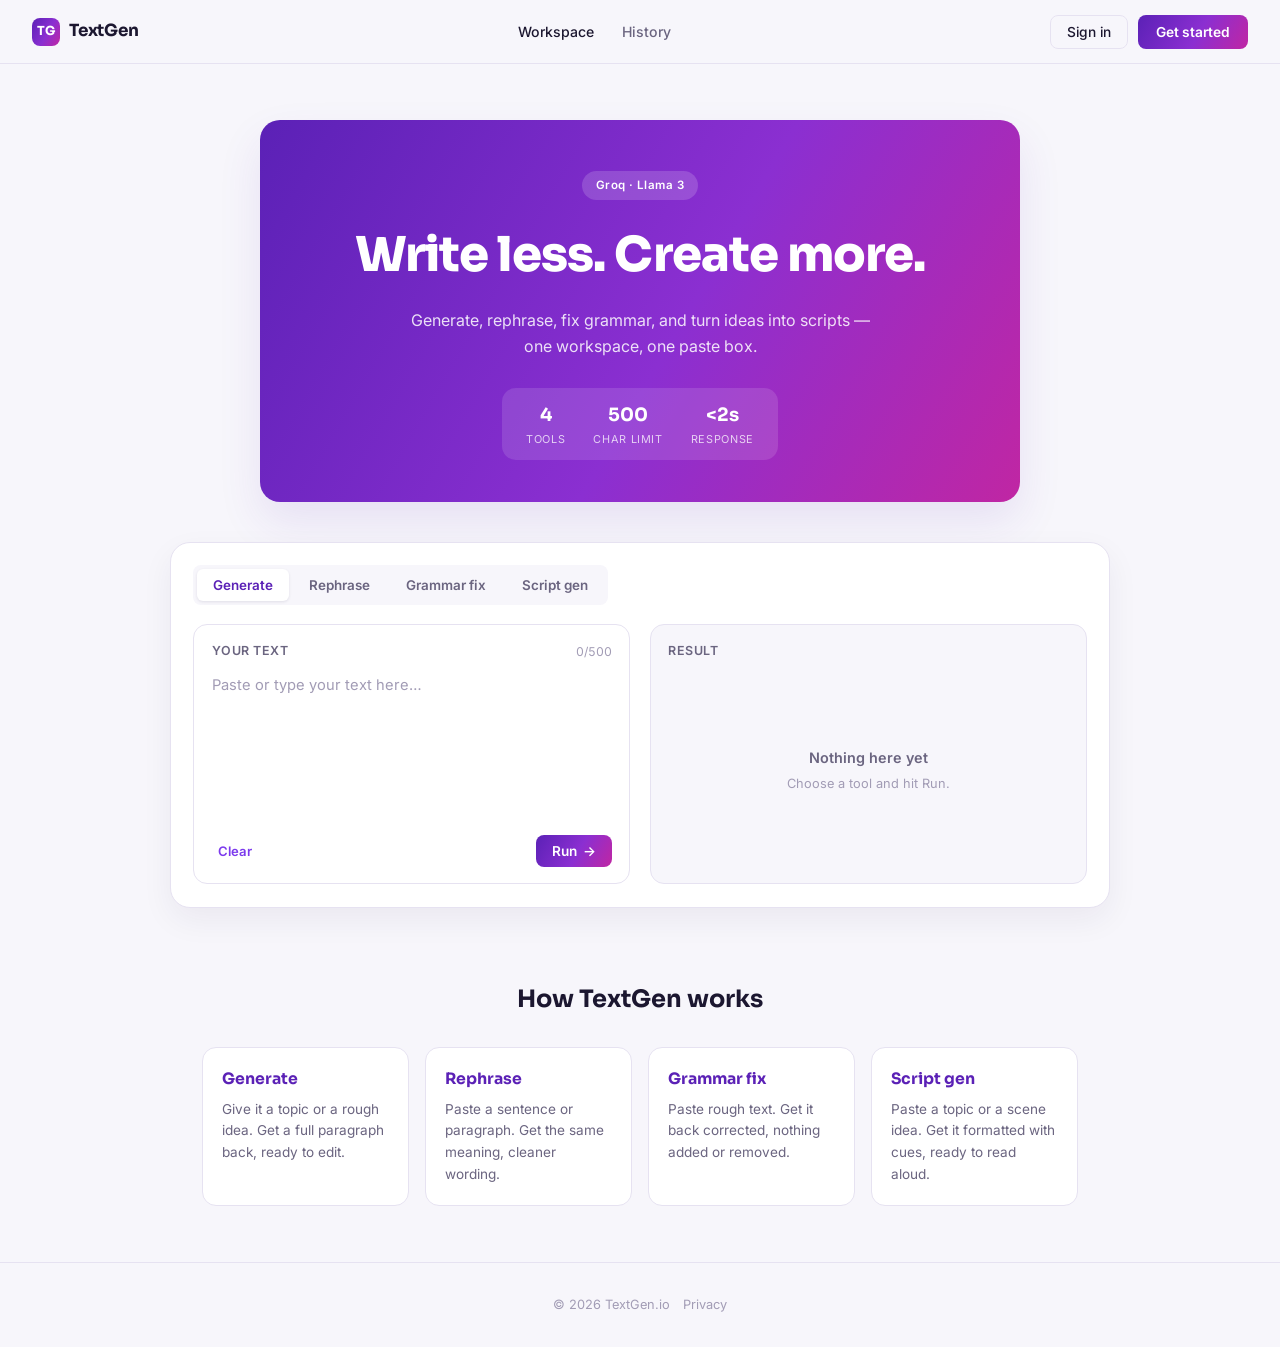
<file: index.html>
<!DOCTYPE html>
<html lang="en">
<head>
  <meta charset="UTF-8" />
  <meta name="viewport" content="width=device-width, initial-scale=1.0" />
  <meta name="description" content="TextGen — generate, rephrase, fix, and script text in one workspace." />
  <meta name='impact-site-verification' value='8de3f31b-1c98-4a95-bf45-5bbf6413b0dd'>
  <title>TextGen — AI Writing Workspace</title>
  <link rel="preconnect" href="https://fonts.googleapis.com" />
  <link rel="preconnect" href="https://fonts.gstatic.com" crossorigin />
  <link href="https://fonts.googleapis.com/css2?family=Sora:wght@500;600;700;800&family=Inter:wght@400;500;600&display=swap" rel="stylesheet" />
  <link rel="stylesheet" href="style.css" />
</head>
<body>

  <!-- NAV -->
  <nav class="nav">
    <div class="nav-brand">
      <span class="logo-mark">TG</span>
      <span class="logo-text">TextGen</span>
    </div>
    <ul class="nav-links">
      <li><a href="#workspace" class="active">Workspace</a></li>
      <li><a href="#" id="historyNavLink">History</a></li>
    </ul>
    <div class="nav-actions">
      <button class="btn-ghost" id="loginBtn">Sign in</button>
      <button class="btn-primary" id="signupBtn">Get started</button>
    </div>
  </nav>

  <!-- HERO -->
  <header class="hero">
    <div class="hero-inner">
      <span class="hero-tag">Groq · Llama 3</span>
      <h1 class="hero-title">Write less. Create more.</h1>
      <p class="hero-sub">Generate, rephrase, fix grammar, and turn ideas into scripts — one workspace, one paste box.</p>
      <div class="hero-stats">
        <div class="stat"><strong>4</strong><span>tools</span></div>
        <div class="stat"><strong>500</strong><span>char limit</span></div>
        <div class="stat"><strong>&lt;2s</strong><span>response</span></div>
      </div>
    </div>
  </header>

  <!-- WORKSPACE -->
  <main class="workspace" id="workspace">
    <div class="workspace-card">

      <div class="tool-tabs" id="toolTabs">
        <button class="tool-tab active" data-action="generate">Generate</button>
        <button class="tool-tab" data-action="rephrase">Rephrase</button>
        <button class="tool-tab" data-action="grammar">Grammar fix</button>
        <button class="tool-tab" data-action="script">Script gen</button>
      </div>

      <div class="panels">

        <!-- INPUT -->
        <section class="panel">
          <div class="panel-head">
            <span class="panel-label">Your text</span>
            <span class="char-count"><span id="charCount">0</span>/500</span>
          </div>
          <textarea
            id="inputText"
            class="text-area"
            placeholder="Paste or type your text here…"
            maxlength="500"
            spellcheck="false"
          ></textarea>
          <div class="panel-foot">
            <button class="link-btn" id="clearBtn">Clear</button>
            <button class="btn-run" id="runBtn">
              <span id="runLabel">Run</span>
              <span class="run-arrow">→</span>
            </button>
          </div>
        </section>

        <!-- OUTPUT -->
        <section class="panel panel-output">
          <div class="panel-head">
            <span class="panel-label">Result</span>
            <div class="output-actions">
              <button class="link-btn" id="copyBtn" hidden>Copy</button>
            </div>
          </div>

          <div class="output-body">
            <div class="output-state" id="outputEmpty">
              <p>Nothing here yet</p>
              <span>Choose a tool and hit Run.</span>
            </div>
            <div class="output-state" id="outputLoading" hidden>
              <div class="loading-dots"><span></span><span></span><span></span></div>
              <span id="loadingLabel">Working on it…</span>
            </div>
            <div class="output-state output-result" id="outputResult" hidden>
              <p id="outputTextEl"></p>
            </div>
          </div>
        </section>
      </div>
    </div>

    <!-- HISTORY -->
    <section class="history" id="historySection" hidden>
      <div class="history-head">
        <span class="panel-label">Recent generations</span>
        <button class="link-btn" id="clearHistory">Clear all</button>
      </div>
      <div class="history-list" id="historyList"></div>
    </section>
  </main>

  <!-- INFO -->
  <section class="info">
    <h2>How TextGen works</h2>
    <div class="info-grid">
      <div class="info-card">
        <h3>Generate</h3>
        <p>Give it a topic or a rough idea. Get a full paragraph back, ready to edit.</p>
      </div>
      <div class="info-card">
        <h3>Rephrase</h3>
        <p>Paste a sentence or paragraph. Get the same meaning, cleaner wording.</p>
      </div>
      <div class="info-card">
        <h3>Grammar fix</h3>
        <p>Paste rough text. Get it back corrected, nothing added or removed.</p>
      </div>
      <div class="info-card">
        <h3>Script gen</h3>
        <p>Paste a topic or a scene idea. Get it formatted with cues, ready to read aloud.</p>
      </div>
    </div>
  </section>

  <div class="toast" id="toast"></div>

  <!-- AUTH MODAL -->
  <div class="modal-overlay" id="modalOverlay" hidden>
    <div class="modal">
      <button class="modal-close" id="modalClose">✕</button>
      <div class="modal-tabs">
        <button class="mtab active" data-tab="login">Sign in</button>
        <button class="mtab" data-tab="register">Create account</button>
      </div>

      <form class="modal-body" id="loginForm">
        <label>Email<input type="email" id="loginEmail" placeholder="you@example.com" required /></label>
        <label>Password<input type="password" id="loginPassword" placeholder="••••••••" required /></label>
        <button type="submit" class="btn-primary full">Sign in</button>
        <p class="form-note" id="loginMsg"></p>
      </form>

      <form class="modal-body" id="registerForm" hidden>
        <label>Name<input type="text" id="regName" placeholder="Your name" required /></label>
        <label>Email<input type="email" id="regEmail" placeholder="you@example.com" required /></label>
        <label>Password<input type="password" id="regPassword" placeholder="Min. 6 characters" required /></label>
        <button type="submit" class="btn-primary full">Create account</button>
        <p class="form-note" id="registerMsg"></p>
      </form>
    </div>
  </div>

  <footer class="footer">
    <span>© 2026 TextGen.io</span>
    <a href="#">Privacy</a>
  </footer>

  <script src="script.js"></script>
</body>
</html>
</file>
<file: style.css>
/* ============================================================
   TEXTGEN — style.css
   Clean light workspace, violet-to-magenta gradient identity
   ============================================================ */

*, *::before, *::after { box-sizing: border-box; margin: 0; padding: 0; }

:root {
  --ink:         #1c1730;
  --ink-soft:    #6b6580;
  --ink-faint:   #a29cb5;
  --bg:          #f7f6fb;
  --surface:     #ffffff;
  --border:      #e6e2f1;
  --violet-700:  #5b21b6;
  --violet-600:  #7c3aed;
  --violet-500:  #9333ea;
  --violet-tint: #f1eafc;
  --gradient:    linear-gradient(120deg, #5b21b6 0%, #8b2fd1 55%, #c026a3 100%);
  --radius-sm:   8px;
  --radius:      14px;
  --radius-lg:   20px;
  --shadow:      0 20px 44px rgba(87, 39, 172, 0.10);
  --font-display:'Sora', sans-serif;
  --font-body:   'Inter', sans-serif;
  --ease:        cubic-bezier(0.22, 1, 0.36, 1);
}

html { scroll-behavior: smooth; }

body {
  background: var(--bg);
  color: var(--ink);
  font-family: var(--font-body);
  line-height: 1.6;
}

a { color: inherit; }

/* ── NAV ── */
.nav {
  position: sticky;
  top: 0;
  z-index: 100;
  display: flex;
  align-items: center;
  justify-content: space-between;
  gap: 1rem;
  padding: 0 2rem;
  height: 64px;
  background: rgba(247, 246, 251, 0.85);
  backdrop-filter: blur(14px);
  border-bottom: 1px solid var(--border);
}

.nav-brand { display: flex; align-items: center; gap: 9px; }

.logo-mark {
  display: grid;
  place-items: center;
  width: 28px; height: 28px;
  border-radius: 8px;
  background: var(--gradient);
  color: #fff;
  font-family: var(--font-display);
  font-weight: 700;
  font-size: 0.78rem;
}

.logo-text {
  font-family: var(--font-display);
  font-weight: 700;
  font-size: 1.05rem;
  letter-spacing: -0.01em;
}

.nav-links { list-style: none; display: flex; gap: 1.75rem; }

.nav-links a {
  text-decoration: none;
  font-size: 0.88rem;
  font-weight: 500;
  color: var(--ink-soft);
  transition: color .15s;
}

.nav-links a:hover, .nav-links a.active { color: var(--ink); }

.nav-actions { display: flex; align-items: center; gap: 0.6rem; }

/* ── BUTTONS ── */
.btn-primary {
  padding: 9px 18px;
  background: var(--gradient);
  color: #fff;
  border: none;
  border-radius: var(--radius-sm);
  font-family: var(--font-body);
  font-size: 0.86rem;
  font-weight: 600;
  cursor: pointer;
  transition: opacity .15s, transform .15s var(--ease);
}

.btn-primary:hover { opacity: .92; transform: translateY(-1px); }
.btn-primary.full { width: 100%; }

.btn-ghost {
  padding: 8px 16px;
  background: transparent;
  border: 1px solid var(--border);
  border-radius: var(--radius-sm);
  color: var(--ink);
  font-family: var(--font-body);
  font-size: 0.86rem;
  font-weight: 500;
  cursor: pointer;
  transition: border-color .15s, background .15s;
}

.btn-ghost:hover { border-color: var(--violet-500); background: var(--violet-tint); }

.link-btn {
  background: none;
  border: none;
  color: var(--violet-600);
  font-family: var(--font-body);
  font-size: 0.82rem;
  font-weight: 600;
  cursor: pointer;
  padding: 4px 6px;
}

.link-btn:hover { text-decoration: underline; }

/* ── HERO ── */
.hero {
  padding: 3.5rem 2rem 0;
}

.hero-inner {
  max-width: 760px;
  margin: 0 auto;
  text-align: center;
  background: var(--gradient);
  border-radius: var(--radius-lg);
  padding: 3.2rem 2rem 2.6rem;
  color: #fff;
  box-shadow: var(--shadow);
}

.hero-tag {
  display: inline-block;
  padding: 5px 14px;
  border-radius: 100px;
  background: rgba(255,255,255,0.16);
  font-size: 0.72rem;
  font-weight: 600;
  letter-spacing: 0.04em;
  margin-bottom: 1.1rem;
}

.hero-title {
  font-family: var(--font-display);
  font-weight: 800;
  font-size: clamp(2.1rem, 4.5vw, 3rem);
  letter-spacing: -0.02em;
  margin-bottom: 0.9rem;
}

.hero-sub {
  font-size: 1rem;
  font-weight: 400;
  color: rgba(255,255,255,0.85);
  max-width: 460px;
  margin: 0 auto 1.8rem;
}

.hero-stats {
  display: inline-flex;
  gap: 1.75rem;
  padding: 12px 24px;
  border-radius: var(--radius);
  background: rgba(255,255,255,0.12);
}

.stat { display: flex; flex-direction: column; align-items: center; gap: 1px; }
.stat strong { font-family: var(--font-display); font-size: 1.15rem; }
.stat span { font-size: 0.68rem; text-transform: uppercase; letter-spacing: 0.06em; color: rgba(255,255,255,0.75); }

/* ── WORKSPACE ── */
.workspace { padding: 2.5rem 2rem 1rem; }

.workspace-card {
  max-width: 940px;
  margin: 0 auto;
  background: var(--surface);
  border: 1px solid var(--border);
  border-radius: var(--radius-lg);
  padding: 1.4rem;
  box-shadow: 0 12px 32px rgba(30, 20, 60, 0.06);
}

.tool-tabs {
  display: inline-flex;
  gap: 4px;
  padding: 4px;
  background: var(--bg);
  border-radius: var(--radius-sm);
  margin-bottom: 1.2rem;
}

.tool-tab {
  padding: 8px 16px;
  background: transparent;
  border: none;
  border-radius: 6px;
  font-family: var(--font-body);
  font-size: 0.84rem;
  font-weight: 600;
  color: var(--ink-soft);
  cursor: pointer;
  transition: all .15s;
}

.tool-tab.active { background: var(--surface); color: var(--violet-700); box-shadow: 0 1px 3px rgba(30,20,60,0.10); }
.tool-tab:hover:not(.active) { color: var(--ink); }

.panels {
  display: grid;
  grid-template-columns: 1fr 1fr;
  gap: 1.2rem;
}

.panel {
  border: 1px solid var(--border);
  border-radius: var(--radius);
  padding: 1rem 1.1rem;
  display: flex;
  flex-direction: column;
  min-height: 260px;
}

.panel-head {
  display: flex;
  justify-content: space-between;
  align-items: center;
  margin-bottom: 0.7rem;
}

.panel-label { font-size: 0.78rem; font-weight: 600; color: var(--ink-soft); text-transform: uppercase; letter-spacing: 0.04em; }
.char-count { font-size: 0.76rem; color: var(--ink-faint); font-variant-numeric: tabular-nums; }

.text-area {
  flex: 1;
  resize: none;
  border: none;
  outline: none;
  font-family: var(--font-body);
  font-size: 0.92rem;
  color: var(--ink);
  background: transparent;
  line-height: 1.65;
}

.text-area::placeholder { color: var(--ink-faint); }

.panel-foot {
  display: flex;
  justify-content: space-between;
  align-items: center;
  margin-top: 0.8rem;
}

.btn-run {
  display: inline-flex;
  align-items: center;
  gap: 6px;
  padding: 8px 16px;
  background: var(--gradient);
  color: #fff;
  border: none;
  border-radius: var(--radius-sm);
  font-family: var(--font-body);
  font-size: 0.85rem;
  font-weight: 600;
  cursor: pointer;
  transition: opacity .15s, transform .15s var(--ease);
}

.btn-run:hover { opacity: .92; transform: translateY(-1px); }
.btn-run:disabled { opacity: .6; cursor: default; transform: none; }
.run-arrow { transition: transform .15s var(--ease); }
.btn-run:hover .run-arrow { transform: translateX(2px); }

.panel-output { background: var(--bg); }

.output-actions { display: flex; }

.output-body { flex: 1; display: flex; }

.output-state {
  flex: 1;
  display: flex;
  flex-direction: column;
  align-items: center;
  justify-content: center;
  text-align: center;
  gap: 0.3rem;
  width: 100%;
}

.output-state[hidden] { display: none; }

.output-state p { font-size: 0.9rem; font-weight: 600; color: var(--ink-soft); }
.output-state span { font-size: 0.8rem; color: var(--ink-faint); }

.loading-dots { display: flex; gap: 5px; margin-bottom: 0.3rem; }
.loading-dots span {
  width: 7px; height: 7px;
  border-radius: 50%;
  background: var(--violet-500);
  animation: bounce 1s ease-in-out infinite;
}
.loading-dots span:nth-child(2) { animation-delay: .15s; }
.loading-dots span:nth-child(3) { animation-delay: .3s; }

@keyframes bounce { 0%, 80%, 100% { transform: translateY(0); opacity: .5; } 40% { transform: translateY(-5px); opacity: 1; } }

.output-result { align-items: flex-start; text-align: left; }
.output-result p { font-size: 0.92rem; font-weight: 400; color: var(--ink); line-height: 1.7; white-space: pre-wrap; }

/* ── HISTORY ── */
.history {
  max-width: 940px;
  margin: 1.4rem auto 0;
  border: 1px solid var(--border);
  border-radius: var(--radius);
  background: var(--surface);
  overflow: hidden;
}

.history-head {
  display: flex;
  justify-content: space-between;
  align-items: center;
  padding: 0.9rem 1.2rem;
  border-bottom: 1px solid var(--border);
}

.history-list { display: flex; flex-direction: column; }

.history-item {
  display: grid;
  grid-template-columns: auto 1fr auto;
  align-items: center;
  gap: 1rem;
  padding: 0.8rem 1.2rem;
  border-bottom: 1px solid var(--border);
  cursor: pointer;
  transition: background .15s;
}

.history-item:last-child { border-bottom: none; }
.history-item:hover { background: var(--violet-tint); }

.history-badge {
  padding: 2px 9px;
  border-radius: 5px;
  background: var(--violet-tint);
  color: var(--violet-700);
  font-size: 0.68rem;
  font-weight: 700;
  text-transform: uppercase;
  white-space: nowrap;
}

.history-text {
  font-size: 0.84rem;
  color: var(--ink-soft);
  white-space: nowrap;
  overflow: hidden;
  text-overflow: ellipsis;
}

.history-time { font-size: 0.72rem; color: var(--ink-faint); white-space: nowrap; }

/* ── INFO ── */
.info { padding: 3.5rem 2rem; max-width: 940px; margin: 0 auto; }

.info h2 {
  font-family: var(--font-display);
  font-size: 1.5rem;
  font-weight: 700;
  text-align: center;
  margin-bottom: 1.8rem;
}

.info-grid {
  display: grid;
  grid-template-columns: repeat(4, 1fr);
  gap: 1rem;
}

.info-card {
  border: 1px solid var(--border);
  border-radius: var(--radius);
  padding: 1.2rem;
  background: var(--surface);
}

.info-card h3 { font-family: var(--font-display); font-size: 0.98rem; margin-bottom: 0.4rem; color: var(--violet-700); }
.info-card p { font-size: 0.85rem; color: var(--ink-soft); }

/* ── TOAST ── */
.toast {
  position: fixed;
  bottom: 1.8rem;
  left: 50%;
  transform: translateX(-50%) translateY(1rem);
  padding: 10px 18px;
  background: var(--ink);
  color: #fff;
  border-radius: var(--radius-sm);
  font-size: 0.84rem;
  font-weight: 500;
  opacity: 0;
  pointer-events: none;
  transition: opacity .25s, transform .25s var(--ease);
  z-index: 500;
  white-space: nowrap;
}

.toast.show { opacity: 1; transform: translateX(-50%) translateY(0); }

/* ── MODAL ── */
.modal-overlay {
  position: fixed;
  inset: 0;
  background: rgba(28, 23, 48, 0.45);
  backdrop-filter: blur(4px);
  z-index: 400;
  display: flex;
  align-items: center;
  justify-content: center;
}

.modal-overlay[hidden] { display: none; }

.modal {
  position: relative;
  background: var(--surface);
  border-radius: var(--radius-lg);
  padding: 1.8rem;
  width: 100%;
  max-width: 380px;
  box-shadow: 0 30px 60px rgba(28,23,48,0.25);
}

.modal-close {
  position: absolute;
  top: 1rem; right: 1rem;
  background: none;
  border: none;
  color: var(--ink-faint);
  font-size: 0.95rem;
  cursor: pointer;
}

.modal-tabs {
  display: flex;
  gap: 4px;
  background: var(--bg);
  border-radius: var(--radius-sm);
  padding: 4px;
  margin-bottom: 1.3rem;
}

.mtab {
  flex: 1;
  padding: 7px;
  background: transparent;
  border: none;
  border-radius: 6px;
  font-family: var(--font-body);
  font-size: 0.84rem;
  font-weight: 600;
  color: var(--ink-soft);
  cursor: pointer;
}

.mtab.active { background: var(--surface); color: var(--violet-700); box-shadow: 0 1px 3px rgba(30,20,60,0.10); }

.modal-body { display: flex; flex-direction: column; gap: 0.9rem; }
.modal-body[hidden] { display: none; }

.modal-body label {
  display: flex;
  flex-direction: column;
  gap: 5px;
  font-size: 0.76rem;
  font-weight: 600;
  color: var(--ink-soft);
  text-transform: uppercase;
  letter-spacing: 0.03em;
}

.modal-body input {
  padding: 10px 12px;
  border: 1px solid var(--border);
  border-radius: var(--radius-sm);
  font-family: var(--font-body);
  font-size: 0.9rem;
  color: var(--ink);
  outline: none;
  transition: border-color .15s;
  text-transform: none;
  font-weight: 400;
}

.modal-body input:focus { border-color: var(--violet-500); }

.form-note { font-size: 0.78rem; text-align: center; color: var(--ink-soft); min-height: 1rem; }

/* ── FOOTER ── */
.footer {
  display: flex;
  align-items: center;
  justify-content: center;
  gap: 0.8rem;
  padding: 2rem;
  border-top: 1px solid var(--border);
  font-size: 0.8rem;
  color: var(--ink-faint);
}

.footer a { text-decoration: none; }
.footer a:hover { color: var(--ink-soft); }

/* ── RESPONSIVE ── */
@media (max-width: 760px) {
  .panels { grid-template-columns: 1fr; }
  .nav-links { display: none; }
  .info-grid { grid-template-columns: 1fr 1fr; }
  .hero-inner { padding: 2.4rem 1.4rem 2rem; }
}

@media (max-width: 480px) {
  .info-grid { grid-template-columns: 1fr; }
  .hero-stats { gap: 1rem; padding: 10px 16px; }
}
</file>
